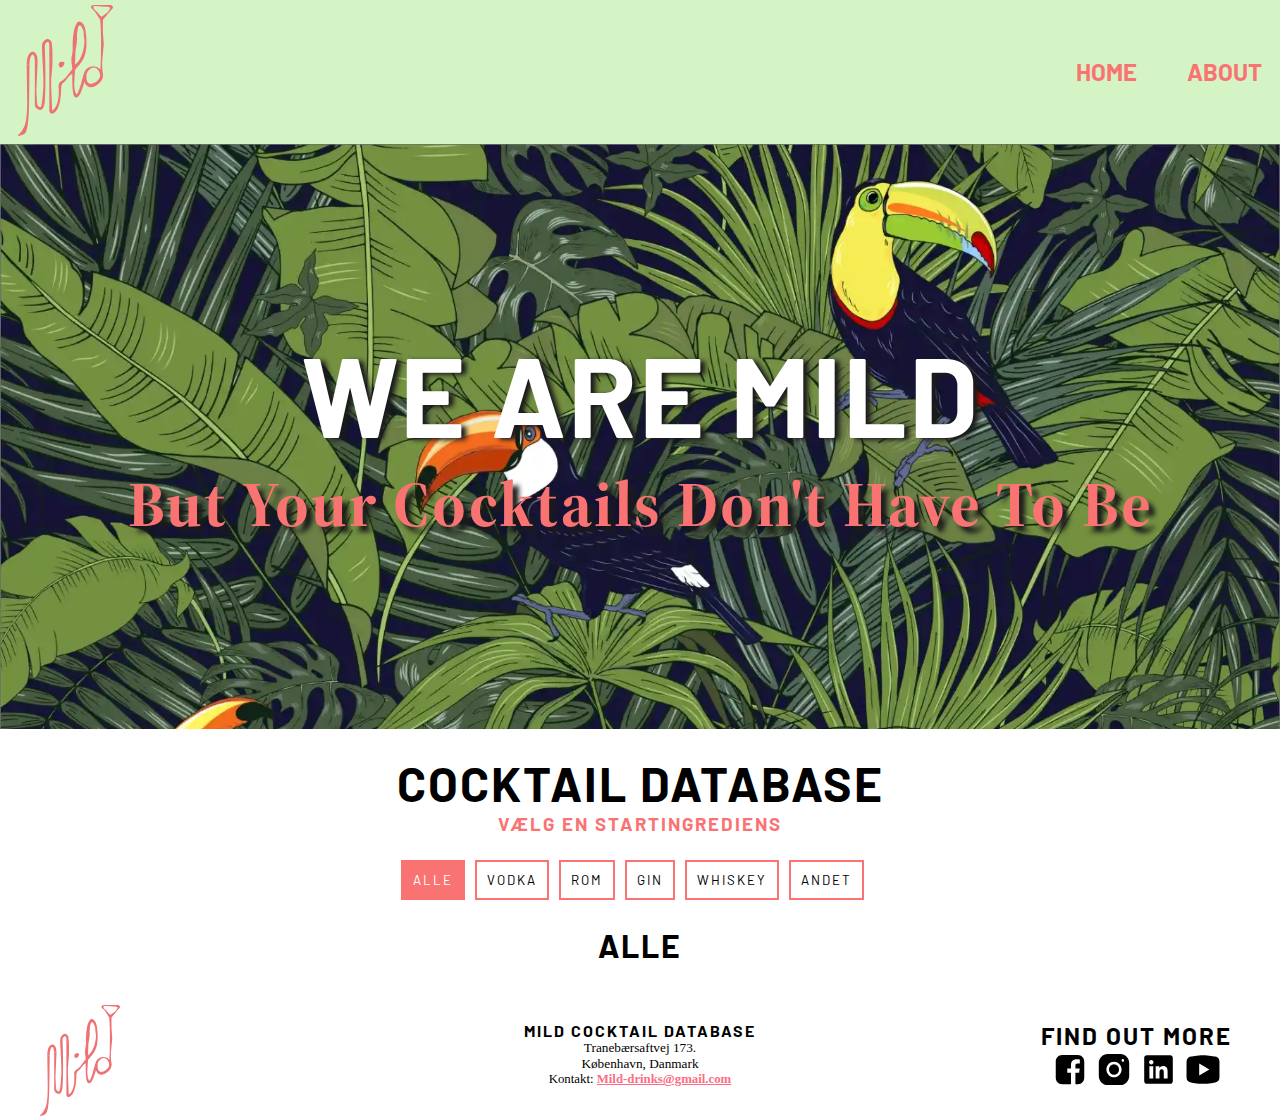
<file: index.html>
<!DOCTYPE html>
<html lang="en">

<head>
    <meta charset="UTF-8">
    <meta http-equiv="X-UA-Compatible" content="IE=edge">
    <meta name="viewport" content="width=device-width, initial-scale=1.0">
    <link rel="stylesheet" href="style.css">
    <link rel="preconnect" href="https://fonts.googleapis.com">
    <link rel="preconnect" href="https://fonts.gstatic.com" crossorigin>
    <link href="https://fonts.googleapis.com/css2?family=Barlow&family=Source+Serif+Pro&display=swap" rel="stylesheet">
    <link href="https://fonts.googleapis.com/css2?family=Barlow:wght@600&display=swap" rel="stylesheet">
    <title>MILD: Your Cocktail Database</title>
    <link rel="icon" type="image/x-icon" href="favicon.svg">

    <style>
        img {
            max-width: 300px;
        }

        .h1 {
            text-align: center;
            padding-bottom: 2%;
            background-color: white;
            font-size: 2rem;
        }

        h1 {
            font-size: 3rem;
        }

        #overskriftdata h1 {
            padding-top: 2%;
        }

        #overskriftdata {
            text-align: center;
            background-color: white;
        }

        #overskriftdata h3 {
            color: rgb(250, 115, 115);
        }

        @media (min-width: 600px) {

            main {
                display: grid;
                grid-template-columns: 1fr 1fr 1fr;
            }
        }

        .grid:hover {
            border: 4px rgb(250, 115, 115);
            color: rgb(250, 115, 115);
            cursor: pointer;
        }

        .grid {
            margin: 1.5rem;
            padding: 2%;
            background-color: white;
        }

        .grid h3 {
            margin-top: 3%;
            margin-bottom: 2%;
            text-align: center;
            text-transform: uppercase;
        }

        .grid p {
            text-align: center;
        }

        main {
            background: -webkit-linear-gradient(to top, rgb(250, 115, 115), #C6FFDD);
            background: linear-gradient(to top, rgb(250, 115, 115), #C6FFDD);
            /* background-image: url(/leaf.png); */
        }

        .image {
            background-color: rgb(244, 221, 144);
        }

        .image img {
            background-color: rgb(244, 221, 144);
            width: 100%;
            object-fit: cover;
            display: block;
            margin-left: auto;
            margin-right: auto;
        }

        #splash {
            display: grid;
            height: 65vh;
            width: 100%;
            background-image: url(fugle.webp);
            background-size: cover;
            background-repeat: no-repeat;
            place-items: center;
            text-align: center;
            text-shadow: 5px 2px 5px #1b1b1b;
        }

        #splash h2 {
            font-size: 4rem;
            color: white;
            font-weight: bolder;
        }

        #splash h3 {
            font-size: 2rem;
            color: rgb(250, 115, 115);
            font-family: source serif pro;
            text-transform: capitalize;
            padding-inline: 1rem;
            text-shadow: 6px 6px 5px #1b1b1b;


        }


        @media (min-width: 650px) {
            #splash h2 {
                font-size: 5rem;
            }

            #splash h3 {
                font-size: 3rem;
            }
        }

        @media (min-width: 1000px) {
            #splash h2 {
                font-size: 7rem;
            }

            #splash h3 {
                font-size: 4rem;
            }
        }

        .filternav {
            display: flex;
            flex-direction: column;
            justify-content: center;
            gap: 10px;
            background-color: white;
        }

        @media (min-width: 600px) {

            .filternav {
                flex-direction: row;
            }
        }

        button {
            font-family: barlow;
            letter-spacing: 2px;
            text-transform: uppercase;
            padding: 10px;
            margin-top: 2%;
            margin-bottom: 2%;
            border-radius: 0;
            border-style: solid;
            background-color: white;
            border-color: rgb(250, 115, 115);
            text-decoration: rgb(250, 115, 115);
        }

        button:hover {
            background-color: rgb(250, 115, 115);
            color: white;
        }

        .valgt {
            background-color: rgb(250, 115, 115);
            color: white;
        }

        @media (max-width: 600px) {

            .filternav {
                margin: 1rem;
            }

            #splash h3 {
                padding-inline: 1rem;
                font-size: 2rem;
                text-transform: capitalize;
            }

        }
    </style>
</head>


<body>
    <header class="navbar">
        <a href="index.html">
            <img src="logo_mild_roed.svg" class="logo" alt="logo" />
        </a>
        <nav class="nav">
            <ul class="menu">
                <li class="nav-item"> <a href="index.html">HOME</a></li>
                <li class="nav-item"> <a href="about.html">ABOUT</a></li>

            </ul>

            <div class="hamburger">
                <span class="bar"></span>
                <span class="bar"></span>
                <span class="bar"></span>
            </div>
        </nav>
    </header>

    <section id="splash">
        <div class="section_wrapper">
            <h2>WE ARE MILD</h2>
            <h3>but your cocktails don't have to be</h3>
        </div>
    </section>

    <section id="overskriftdata">
        <h1>cocktail database</h1>
        <h3>vælg en startingrediens</h3>
    </section>

    <nav class="filternav">
        <button class="filter valgt" data-kategori="alle">Alle</button>
        <button class="filter" data-kategori="vodka">Vodka</button>
        <button class="filter" data-kategori="rom">Rom</button>
        <button class="filter" data-kategori="gin">Gin</button>
        <button class="filter" data-kategori="whiskey">Whiskey</button>
        <button class="filter" data-kategori="Andet">Andet</button>

    </nav>

    <h1 class="h1">Alle</h1>

    <main></main>
    <section>
        <template>
            <article class="grid">
                <div class="image"><img src="" alt=""></div>

                <h3></h3>
                <p class="kort"></p>



            </article>
        </template>
    </section>

    <footer>

        <div class="footlogo">
            <a href="index.html">
                <img src="logo_mild_roed.svg" class="logo2" alt="logo2" />
            </a>
        </div>

        <div class="footertext">
            <h4 class="footer1">Mild Cocktail Database</h4>
            <h5>Tranebærsaftvej 173.</h5>
            <h5>København, Danmark</h5>
            <h6 class="footer2">Kontakt: <a class="email" href="mailto:abc@example.com">Mild-drinks@gmail.com</a></h6>
        </div>

        <div class="partthree">
            <h4>Find out more</h4>

            <a href="https://www.facebook.com/kea.dk">
                <img class="fejs" src="fjsbk.svg" alt="fb"></a>

            <a href="https://www.instagram.com/keacph/?hl=da">
                <img src="instgrm.svg" alt="insta"></a>

            <a href="https://www.linkedin.com/school/kea-k-benhavns-erhvervsakademi/">
                <img src="lnkdin.svg" alt="linked"></a>

            <a href="https://www.youtube.com/c/KEAkanal">
                <img src="yutub.svg" alt="yutub"></a>
        </div>


    </footer>

    <script>

        document.addEventListener("DOMContentLoaded", hentData);

        /* Giver adgang til data fra restdb*/
        const url = "https://mildcocktails-71e4.restdb.io/rest/drinks";
        const options = {
            headers: {
                'x-apikey': "620f694434fd6215658587b5"
            }
        }

        const beholder = document.querySelector("main");
        const template = document.querySelector("template");

        let filter = "alle";
        let drinks;

        /* Henter data fra restdb*/
        async function hentData() {
            const respons = await fetch(url, options);

            /* Laver variabel på array af drinks og logger dem*/
            drinks = await respons.json();
            console.log(drinks);

            /* Starter tre funktioner: Sender drinks-data med visJson */
            visJson(drinks);

            addEventListenersToButtons();

            const filterKnapper = document.querySelectorAll("nav button");
            filterKnapper.forEach(knap => knap.addEventListener("click", filtrerDrinks));
        }

        /* Laver en html-klon til hvert data-objekt */
        function visJson(x) {
            beholder.textContent = "";
            x.forEach(drik => {
                if (drik.ingredienser.toLowerCase().includes(filter) || filter == "alle" || drik.kategori.includes(filter)) {
                    const klon = template.cloneNode(true).content;
                    klon.querySelector("h3").textContent = drik.navn;
                    console.log(drik.navn);
                    // klon.querySelector(".kort").textContent = drik.beskrivelse;
                    klon.querySelector("img").src = "billeder/" + drik.billede;
                    klon.querySelector(".grid").addEventListener("click", () => visDetaljer(drik));
                    beholder.appendChild(klon);
                }
            })

        }

        hentData(url);


        /* Lægger eventListeners på filtreringsknapper og sender videre til filtrering */
        function addEventListenersToButtons() {
            document.querySelectorAll(".filter").forEach(elm => {
                elm.addEventListener("click", filtrering);
            })
        }

        /* Filterer indhold efter ingrediens og ændrer h1 */
        function filtrering() {
            filter = this.dataset.kategori;
            document.querySelector(".h1").textContent = this.textContent;
            document.querySelectorAll(".filter").forEach(elm => {
                elm.classList.remove("valgt");
            })
            this.classList.add("valgt");
            visJson();
        }


        function filtrerDrinks() {
            filter = this.dataset.kategori;

            visJson(drinks);
        }

        /* Sender til detalje.html ved klik */
        function visDetaljer(drik) {
            location.href = `detalje.html?id=${drik._id}`;
        }



    </script>
    <script src="java.js"></script>
</body>

</html>
</file>
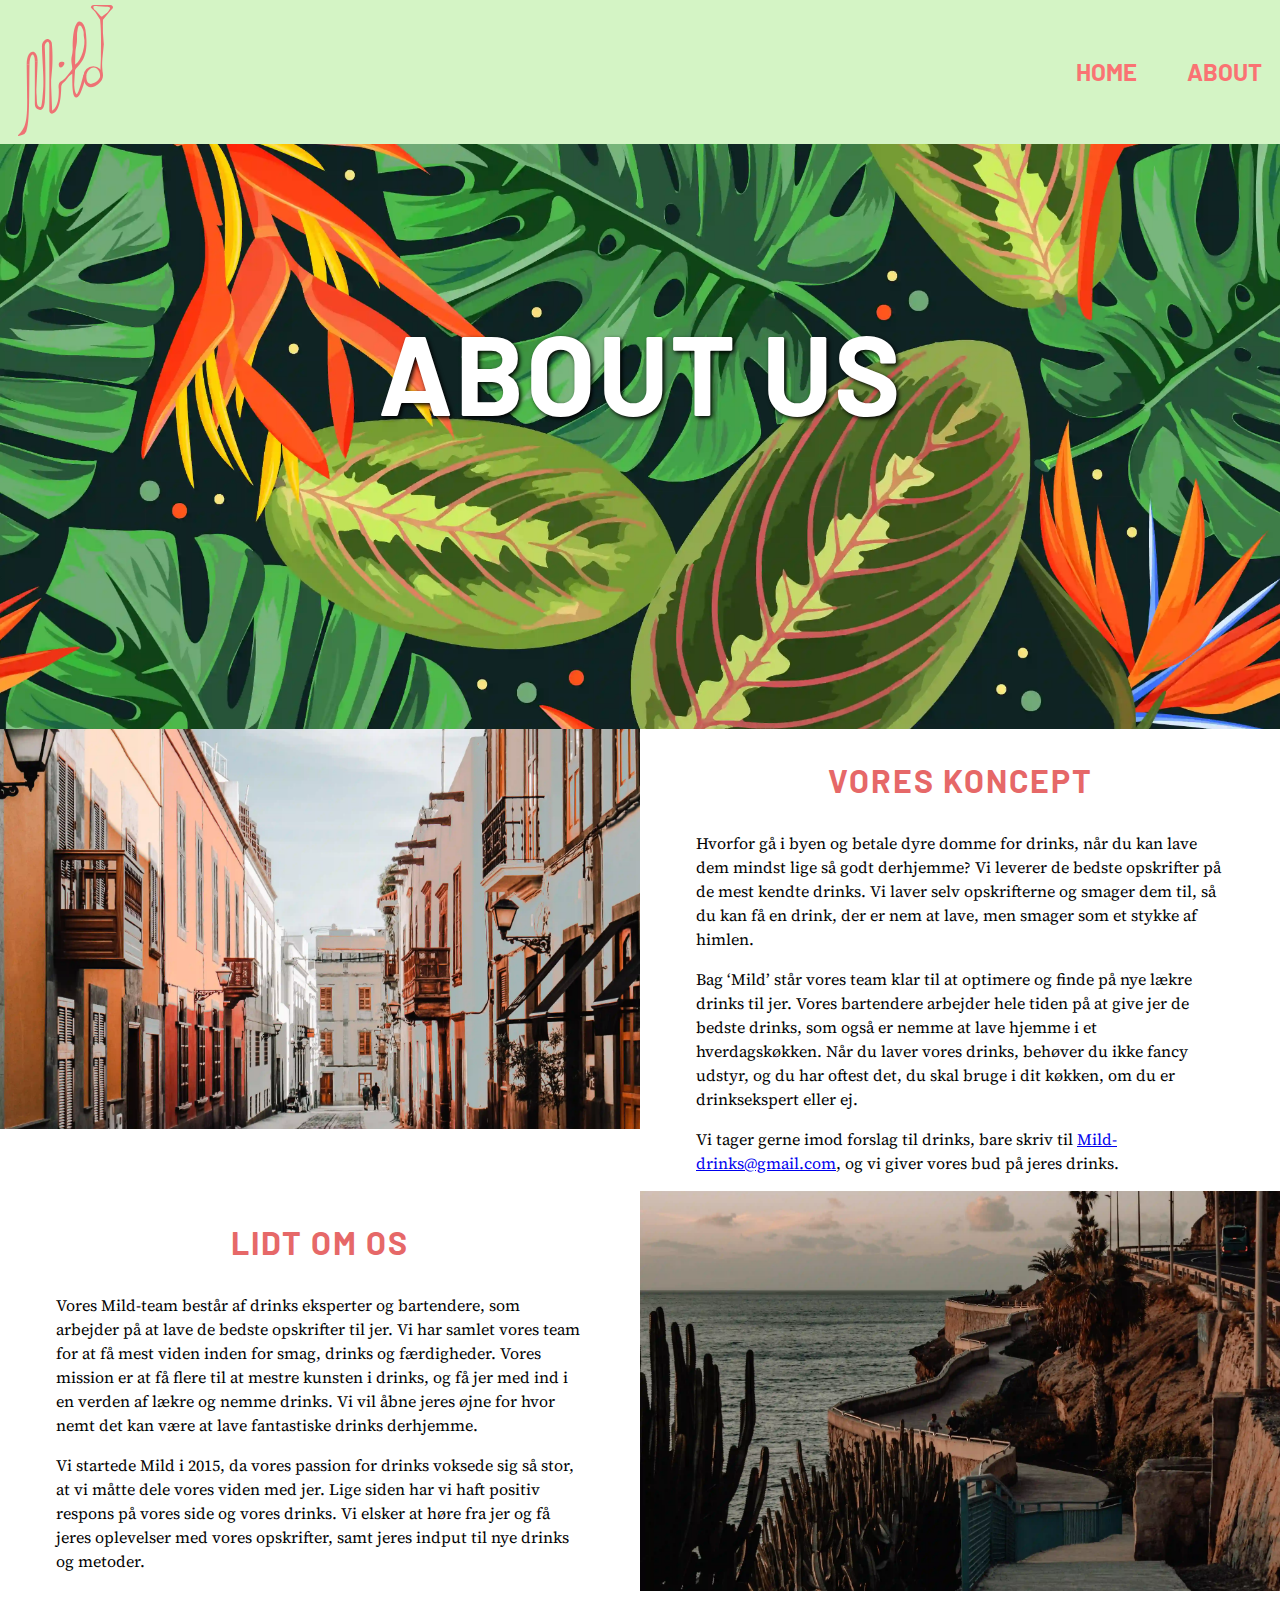
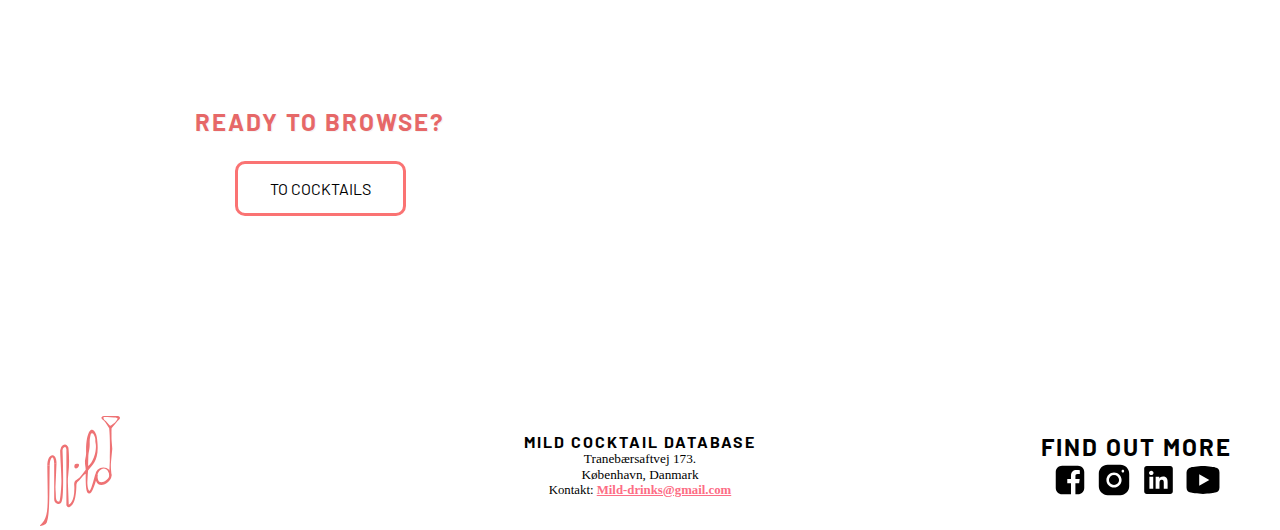
<file: about.html>
<!DOCTYPE html>
<html lang="da">

<head>
    <meta charset="UTF-8">
    <meta http-equiv="X-UA-Compatible" content="IE=edge">
    <meta name="viewport" content="width=device-width, initial-scale=1.0">
    <title>ABOUT US</title>
    <link rel="stylesheet" href="style.css">
    <link href="https://fonts.googleapis.com/css2?family=Barlow&family=Source+Serif+Pro&display=swap" rel="stylesheet">
    <link href="https://fonts.googleapis.com/css2?family=Barlow:wght@600&display=swap" rel="stylesheet">
    <link rel="icon" type="image/x-icon" href="favicon.svg">

    <style>
        

        #first_section {
            height: 65vh;
            width: 100%;
            background-image: url(oke.webp);
            background-size: cover;
            background-repeat: no-repeat;
            /* background-attachment: fixed = billedet flytter sig ikke med siden, 
            men bliver i baggrunden. Det skaber denne simple parallax effekt */
            background-attachment: fixed;
            background-position: 50% 60%;
        }

         #first_section h1 { 
            padding-top: 10rem;
         }

        .bottombuttondiv {
            text-align: center;

        }


        #fourth_section {
            height: 45vh;
            width: 100%;
            background-image: url(drinkic.webp);
            background-repeat: no-repeat;
            background-attachment: fixed;
            background-position: 100% 800%;
            padding-top: 7rem;
            background-size: cover;

        }

        p {
            line-height: 1.5rem;
        }

        #fourth_section a {
            text-decoration: none;
            color: #000000;
        }

        #fourth_section h4 {
            color: rgb(230, 104, 104);
            text-shadow: 1px 1px 0px whitesmoke;
            margin-bottom: 1rem;
        }

        #second_section h4,
        #third_section h4 {
            font-size: 2rem;
            color: rgb(230, 104, 104);
           
        }



        .knap {
            font-family: barlow;
            background-color: rgb(255, 255, 255);
            padding: 10px 35px;
            text-align: center;
            text-decoration: none;
            display: inline-block;
            font-size: 16px;
            cursor: pointer;
            border-style: solid;
            border-radius: 10px;
            transition-duration: 0.4s;
            border-color: rgb(250, 115, 115);
            border-width: 3px;
            text-decoration: rgb(250, 115, 115);
        }

        .knap:hover {
            transform: scale(1.1);
            color: #ffffff;
            background-color: rgb(250, 115, 115);
        }







        h1,
        h2,
        h3 {
            color: white;
            text-align: center;
            text-shadow: 2px 2px 4px #000000;
        }

        h1 {
            font-size: 2rem;
            /* padding-top: 4rem; */
        }

        h2 {
            font-size: 5rem;
            padding-top: 3rem;
        }

        h3 {
            font-size: 1rem;
        }

        #second_section p,
        #third_section p {
            padding-bottom: 1rem;
            padding-inline: 2rem;
        }



        @media (min-width: 600px) {

            #fourth_section {
                padding-right: 15rem;

            }

            #fourth_section h4 {
                font-size: 2rem;
                padding-bottom: 5px;
            }

        }

        
        #second_section h4,
        #third_section h4 {
            font-size: 2rem;
        }

        #fourth_section a {
            text-decoration: none;
            color: #000000;
        }

        .knap {
            /* border: 2px solid black; */
            padding: 15px 32px;
            text-align: center;
            text-decoration: none;
            text-transform: uppercase;
            display: inline-block;
            font-size: 16px;
            margin: 4px 2px;
            cursor: pointer;
            border-radius: 10px;
            transition-duration: 0.4s;
        }

        .knap:hover {
            transform: scale(1.1);
            background-color: rgb(250, 115, 115);
        }

        #fourth_section a:hover {
            text-decoration: none;
            color: #ffffff;
        }

        


        #second_section p,
        #third_section p {
            padding-bottom: 1rem;
            padding-inline: 2rem;
        }

        #fourth_section {
            /* padding-top: 4rem;
      background-attachment: scroll; */
            /* background-size: cover; */
            background-position: 90% 80%;
            object-fit: cover;
        }


        @media (min-width: 600px) {

            #fourth_section {
                padding-right: 15rem;

            }

            #fourth_section h4 {
                font-size: 1.5rem;
                padding-bottom: 5px;
            }

            h1 {
                font-size: 7rem;
            }

            h2 {
                font-size: 7rem;
                padding-top: 5rem;
            }

            h3 {
                font-size: 1.3rem;
            }

            #second_section,
            #third_section {
                display: grid;
                grid-template-columns: 1fr 1fr;
                /* padding-block: 1rem;
    padding: 1rem; */

            }

            #second_section img,
            #third_section img {
                height: 25rem;
                object-fit: cover;

            }

            .text {
                padding-inline: 1.5rem;
                padding-top: 2rem;
            }

            .text h4 {
                text-align: center;
                padding-bottom: 2rem;
                font-size: 1.5rem;
            }
        }

        @media (min-width: 1000px) {

            #fourth_section {
                padding-right: 40rem;
            }

        }

        @media (max-width: 1000px) {

            .oke {
                align-self: center;
                padding-inline: 1rem;

            }

        }

        @media (max-width: 600px) {

            #fourth_section h4 {
                font-size: 1.5rem;
            }

            #fourth_section {
                /* padding-top: 4rem;
      background-attachment: scroll; */
                /* background-size: cover; */
                background-position: 90% -100%;
            }

            #third_section {
                display: grid;
            }

            #third_section .element_1 {
                order: 2;
            }

            #third_section .element_2 {
                order: 1;
            }

            #third_section .text,
            #second_section .text {
                padding: 1rem;
            }

            #second_section img,
            #third_section img {
                height: 15rem;
                object-fit: cover;
            }

            #second_section h4,
            #third_section h4 {
                padding-left: 2rem;
                padding-bottom: 1rem;
                font-size: 1.2rem;
            }

            #first_section {
                margin-bottom: 1rem;
            }

            #first_section h1 {
                padding-top: 15rem;
            }
        }
    </style>
</head>

<body>

    <header class="navbar">
        <a href="index.html">
            <img src="logo_mild_roed.svg" class="logo" alt="logo" />
        </a>
        <nav class="nav">
            <ul class="menu">
                <li class="nav-item"> <a href="index.html">HOME</a></li>
                <li class="nav-item"> <a href="about.html">ABOUT</a></li>

            </ul>

            <div class="hamburger">
                <span class="bar"></span>
                <span class="bar"></span>
                <span class="bar"></span>
            </div>
        </nav>
    </header>

    <section id="first_section">
        <div class="section_wrapper">
            <h1>ABOUT US</h1>
        </div>
    </section>


    <section id="second_section">

        <div class="oke">
            <img src="grncnria-2.webp" alt="street">
        </div>

        <div class="text">
            <h4>VORES KONCEPT</h4>
            <p>Hvorfor gå i byen og betale dyre domme for drinks, når du kan lave dem mindst lige så godt derhjemme? Vi
                leverer de bedste
                opskrifter på de mest kendte drinks. Vi laver selv opskrifterne og smager dem til, så du kan få en drink,
                der er nem at
                lave, men smager som et stykke af himlen.</p>

            <p>Bag ‘Mild’ står vores team klar til at optimere og finde på nye lækre drinks til jer. Vores bartendere
                arbejder hele
                tiden på at give jer de bedste drinks, som også er nemme at lave hjemme i et hverdagskøkken. Når du
                laver vores drinks,
                behøver du ikke fancy udstyr, og du har oftest det, du skal bruge i dit køkken, om du er drinksekspert
                eller ej.</p>

            <p>Vi tager gerne imod forslag til drinks, bare skriv til <a class="email"
                    href="mailto:abc@example.com">Mild-drinks@gmail.com</a>, og vi giver vores bud på jeres
                drinks.</p>

        </div>


    </section>

    <section id="third_section">

        <div class="text element_1">
            <h4>LIDT OM OS</h4>
            <p>Vores Mild-team består af drinks eksperter og bartendere, som arbejder på at lave de bedste opskrifter
                til jer. Vi har
                samlet vores team for at få mest viden inden for smag, drinks og færdigheder. Vores mission er at få
                flere til at
                mestre kunsten i drinks, og få jer med ind i en verden af lækre og nemme drinks. Vi vil åbne jeres øjne
                for hvor nemt
                det kan være at lave fantastiske drinks derhjemme. </p>

            <p>Vi startede Mild i 2015, da vores passion for drinks voksede sig så stor, at vi måtte dele vores viden med
                jer. Lige
                siden har vi haft positiv respons på vores side og vores drinks. Vi elsker at høre fra jer og få
                jeres oplevelser med
                vores opskrifter, samt jeres indput til nye drinks og metoder.
            </p>

        </div>

        <div class="element_2 oke">
            <img src="grncnria-8.webp" alt="street">
        </div>


    </section>


    <section id="fourth_section">

        <div class="bottombuttondiv">
            <h4>READY TO BROWSE?</h4>
            <div>
                <a class="knap" href="index.html">TO COCKTAILS</a>
                <!-- <button class="knap">Alle</button> -->
            </div>
        </div>

    </section>

    <footer>

        <div class="footlogo">
            <a href="index.html">
                <img src="logo_mild_roed.svg" class="logo2" alt="logo2" />
            </a>
        </div>

        <div class="footertext">
            <h4 class="footer1">Mild Cocktail Database</h4>
            <h5>Tranebærsaftvej 173.</h5>
            <h5>København, Danmark</h5>
            <h6 class="footer2">Kontakt: <a class="email" href="mailto:abc@example.com">Mild-drinks@gmail.com</a></h6>
        </div>

        <div class="partthree">
            <h4>Find out more</h4>

            <a href="https://www.facebook.com/kea.dk">
                <img class="fejs" src="fjsbk.svg" alt="fb"></a>

            <a href="https://www.instagram.com/keacph/?hl=da">
                <img src="instgrm.svg" alt="insta"></a>

            <a href="https://www.linkedin.com/school/kea-k-benhavns-erhvervsakademi/">
                <img src="lnkdin.svg" alt="linked"></a>

            <a href="https://www.youtube.com/c/KEAkanal">
                <img src="yutub.svg" alt="yutub"></a>
        </div>








    </footer>



    <script src="java.js"></script>

</body>
</html>
</file>
<file: style.css>
* {
  margin: 0;
  padding: 0;
  box-sizing: border-box;
}

img {
  width: 100%;
}

h1,
h2,
h3,
h4 {
  font-family: barlow;
  letter-spacing: 2px;
  text-transform: uppercase;
}

p {
  font-family: source serif pro;
  line-height: 1.3;
  padding-left: 2%;
  padding-right: 2%;
}
/* _________HEADER & BURGER MENU__________________ */

.navbar {
  /* height: 12%; */
  display: flex;
  align-items: center;
  /* padding: 0.5rem; */
  background-color: rgb(212, 244, 197);
  box-shadow: 0 2px 4px 0 rgba(0, 0, 0, 0.2);
  font-family: barlow;
  /* padding: 1rem; */
}

.logo {
  width: 60px;
  cursor: pointer;
  margin-block: 0.2rem;
  margin-left: 1rem;
}

nav {
  flex: 1;
  text-align: right;
  margin-right: 1rem;
}

nav ul li {
  list-style: none;
  display: inline-block;
  margin-left: 50px;
  font-size: 1.5rem;
}

nav ul li a {
  text-decoration: none;
  color: rgb(250, 115, 115);
  margin-block: 1rem;
  font-family: barlow;
  font-weight: bold;
}

ul li a:hover {
  /* color: grey; */
  color: black;
}

.hamburger {
  display: none;
}

.bar {
  display: block;
  width: 25px;
  height: 3px;
  margin: 5px auto;
  -webkit-transition: all 0.3s ease-in-out;
  transition: all 0.3s ease-in-out;
  background-color: rgb(250, 115, 115);
}

@media (min-width: 650px) {
  .logo {
    width: 95px;
  }
}

/* burgermenu center og under hinanden */
.menu {
  display: flex;
  /* justify-content: space-between; */
  /* align-items: right; */
  float: right;
}

.nav-logo {
  font-size: 2.1rem;
  font-weight: 500;
  color: #482ff7;
}

/* -------media------ */

@media (min-width: 650px) {
  .navbar {
    padding: 0.1rem;
  }
}

@media only screen and (max-width: 768px) {
  /* Burgermenuen, farve, placering */
  .menu {
    position: fixed;
    left: -100%;
    top: 5.7rem;
    flex-direction: column;
    background-color: rgb(250, 204, 120);
    width: 100%;
    text-align: center;
    transition: 0.3s;
    box-shadow: 0 10px 27px rgba(0, 0, 0, 0.05);
    font-size: 2rem;
    z-index: 500;
  }

  nav ul li a {
    color: rgb(255, 89, 89);
  }

  li:hover {
    transform: scale(1.1);
  }

  /* Placering af menu når man åbner burgermenu */
  .menu.active {
    left: 0;
  }

  /* Margin imellem tekst i åben burgermenu */
  .nav-item {
    margin: 2rem 0;
  }

  /* Viser de tre streger og at man kan trykke på dem */
  .hamburger {
    display: block;
    cursor: pointer;
    float: right;
    /* background-color: rgb(181, 181, 181); */
    padding-inline: 0.5rem;
    padding-block: 0.2rem;
    border-radius: 5px;
  }

  /* Transition af de tre streger til et kryds */
  /* nth-child snkkker til rækkefølgen på bar class og gør at den midterste kan forsvinde */
  .hamburger.active .bar:nth-child(2) {
    opacity: 0;
  }

  .hamburger.active .bar:nth-child(1) {
    transform: translateY(8px) rotate(45deg);
  }

  .hamburger.active .bar:nth-child(3) {
    transform: translateY(-8px) rotate(-45deg);
  }
}

/* @media (max-width: 600px) {
  .logo {
    width: 40px;
  }
} */

/* _____________FOOTER____________________ */

.logo2 {
  width: 80px;
  cursor: pointer;
  margin-top: 1rem;
  margin-left: 2.5rem;
  margin-bottom: 0.5;
}

footer {
  background-color: white;
  /*display: flex;
  align-items: center; */
  display: grid;
  grid-template-columns: 1fr 1fr 1fr;
}

.footertext {
  margin: 0 auto;
  padding-top: 2rem;
  text-align: center;
}

footer h6 {
  font-size: 1rem;
}

.footer2 {
  font-weight: normal;
  font-size: 0.8rem;
}

footer h6 a {
  color: rgb(253, 109, 133);
  font-weight: bold;
}

.partthree {
  justify-self: right;
  padding-right: 3rem;
  text-align: center;
  font-size: 1.5rem;
  color: rgb(0, 0, 0);
  font-family: "Merriweather", serif;
  padding-top: 2rem;
}

.partthree img {
  width: 20%;
  height: auto;
}

footer h5 {
  font-weight: normal;
}

.partthree img:hover {
  opacity: 0.8;
  cursor: pointer;
}

@media (max-width: 600px) {
  .footlogo {
    text-align: center;
  }

  .logo2 {
    margin: 0;
    padding-top: 1rem;
  }

  footer {
    display: block;
  }

  .footer2 {
    margin-inline: 0;
  }

  .footer1,
  .footer2 {
    font-size: 0.9rem;
  }

  footer h5 {
    font-size: 0.9rem;
  }

  .partthree {
    justify-self: center;
    text-align: center;
    font-size: 1rem;
    padding-top: 0.7rem;
    padding-bottom: 1.5rem;
    padding-right: 0;
  }

  .partthree img {
    width: 7%;
    height: auto;
    padding-top: 0.1rem;
    padding-inline: 0.1rem;
  }
}
</file>
